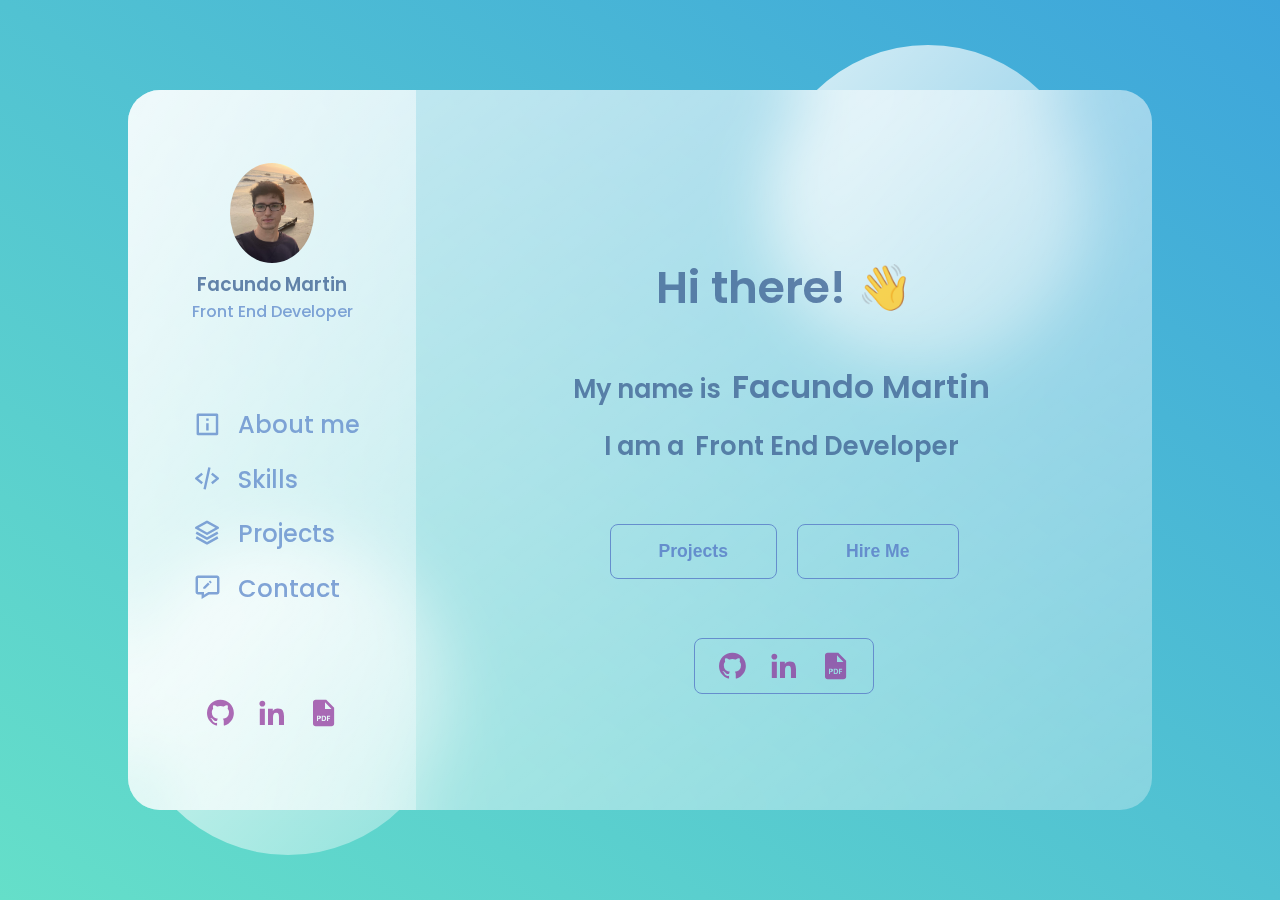
<file: index.html>
<!DOCTYPE html>
    <html lang="en" prefix="og: https://ogp.me/ns#">
    <head>
        <meta charset="UTF-8">
        <meta name="viewport" content="width=device-width, initial-scale=1.0">
        <meta name="image" property="og:image" content="https://facundomartin.io/assets/img/myportfoliolarge.png">
        
        

        <!--=============== FAVICON ===============-->
        <link rel="shortcut icon" href="assets/img/favicon.png" type="image/x-icon">

        <!--=============== BOXICONS ===============-->
        <link rel="stylesheet" href="https://cdn.jsdelivr.net/npm/boxicons@latest/css/boxicons.min.css">

        <!--=============== CSS ===============--> 
        <link rel="stylesheet" href="assets/css/styles.css">

        <title>Facundo Martin</title>
    </head>
    <body>
        <!--==================== HEADER ====================-->
       <main>
           <section class="glass">
               
                <div class="dashboard">
                    <div class="user">
                        <a href="https://www.facundomartin.io/"><img src="assets/img/avatar.png" class="avatar" alt=""></a>
                        <h3>Facundo Martin</h3>
                        <p>Front End Developer</p>
                    </div>

                    <div class="nav">
                        <ul>
                            <li><a href="aboutme.html" class="nav__link"><h2><i class='bx bx-info-square' ></i> About me</h2></a></li>
                            <li><a href="skills.html" class="nav__link"><h2><i class='bx bx-code-alt'></i> Skills</h2></a></li>
                            <li><a href="projects.html" class="nav__link"><h2><i class='bx bx-layer'></i> Projects</h2></a></li>
                            
                                <li><a href="contact.html" class="nav__link"><h2><i class='bx bx-message-edit' ></i>
                                    Contact</h2></a></li>
                                
                        </ul>
                    </div>

                    <div class="social__media">
                        <a href="https://github.com/Facundo-Martin" target="_blank" class="social__link"><i class='bx bxl-github'></i></a>
                        <a href="https://www.linkedin.com/in/facundo-martin-88637422b/" target="_blank" class="social__link"><i class='bx bxl-linkedin' ></i></a>
                        <a download="" href="assets/Facundo-Martin-Resume.pdf" class="social__link"><i class='bx bxs-file-pdf' ></i></a>
                    </div>
                </div>

                    

                <div class="content">
                    <div class="home__content">
                        <h1>Hi there! &#x1F44B;</h1>
                        <div class="my-info">
                        <h3 class="name">My name is <span>Facundo Martin</span></h3>
                        <h3 class="job-title">I am a <span>Front End Developer</span></h3>
                        </div>

                        <div class="home__buttons">
                        <a href="projects.html"><button>Projects</button></a>
                        <a href="https://www.linkedin.com/in/facundo-martin-88637422b/" target="_blank"><button>Hire Me</button></a>
                        </div>

                        <div class="social__media">
                            <a href="https://github.com/Facundo-Martin" target="_blank" class="social__link"><i class='bx bxl-github'></i></a>
                            <a href="https://www.linkedin.com/in/facundo-martin-88637422b/" target="_blank "class="social__link"><i class='bx bxl-linkedin' ></i></a>
                            <a download="" href="assets/Facundo-Martin-Resume.pdf" class="social__link"><i class='bx bxs-file-pdf' ></i></a>
                        </div>
                    </div>
                    
                </div>
                
                <div class="social__media"></div>
               
           </section>
       </main>
       <div class="circle1"></div>
       <div class="circle2"></div>
            <!--==================== HOME ====================-->
            
            
            <!--==================== CATEGORY ====================-->
            

            <!--==================== ABOUT ====================-->
            

        <!--==================== FOOTER ====================-->
        <footer class="footer section">
            
        </footer>
        
        <!--=============== MAIN JS ===============-->
        <script src="assets/js/main.js"></script>
    </body>
</html>
</file>
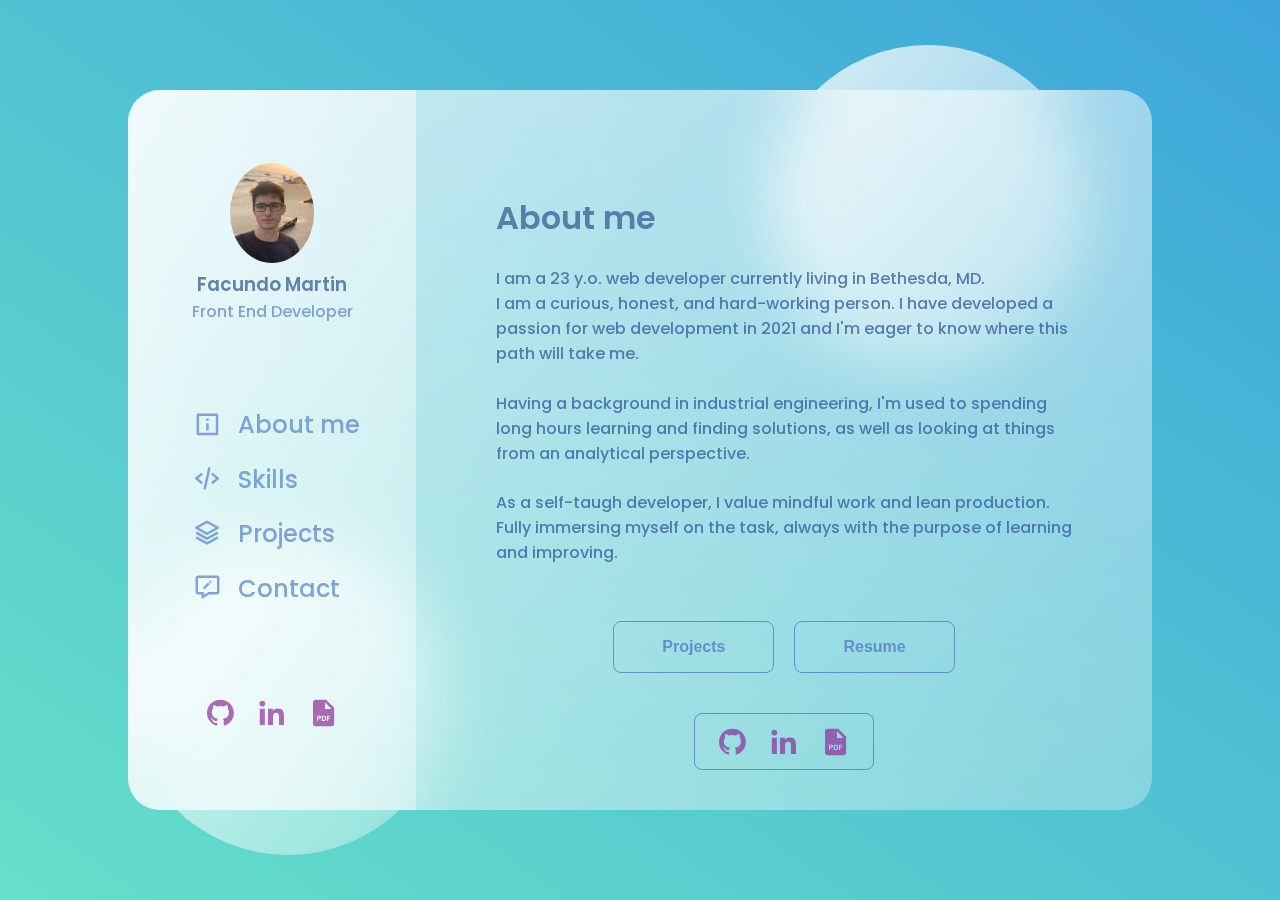
<file: aboutme.html>
<!DOCTYPE html>
    <html lang="en">
    <head>
        <meta charset="UTF-8">
        <meta name="viewport" content="width=device-width, initial-scale=1.0">

        <!--=============== FAVICON ===============-->
        <link rel="shortcut icon" href="assets/img/favicon.png" type="image/x-icon">

        <!--=============== BOXICONS ===============-->
        <link rel="stylesheet" href="https://cdn.jsdelivr.net/npm/boxicons@latest/css/boxicons.min.css">

        <!--=============== CSS ===============--> 
        <link rel="stylesheet" href="assets/css/styles.css">

        <title>Facundo Martin</title>
    </head>
    <body>
        <!--==================== HEADER ====================-->
       <main>
           <section class="glass">
               
                <div class="dashboard">
                    <div class="user">
                        <a href="https://www.facundomartin.io/"><img src="assets/img/avatar.png" class="avatar" alt=""></a>                       
                         <h3>Facundo Martin</h3>
                        <p>Front End Developer</p>
                    </div>

                    <div class="nav">
                        <ul>
                            <li><a href="aboutme.html" class="nav__link"><h2><i class='bx bx-info-square' ></i> About me</h2></a></li>
                            <li><a href="skills.html" class="nav__link"><h2><i class='bx bx-code-alt'></i> Skills</h2></a></li>
                            <li><a href="projects.html" class="nav__link"><h2><i class='bx bx-layer'></i> Projects</h2></a></li>
                            
                            <li><a href="contact.html" class="nav__link"><h2><i class='bx bx-message-edit' ></i>
                                Contact</h2></a></li>
                        </ul>
                    </div>

                    <div class="social__media">
                        <a href="https://github.com/Facundo-Martin" target="_blank" class="social__link"><i class='bx bxl-github'></i></a>
                        <a href="https://www.linkedin.com/in/facundo-martin-88637422b/" target="_blank" class="social__link"><i class='bx bxl-linkedin' ></i></a>
                        <a download="" href="assets/Facundo-Martin-Resume.pdf" class="social__link"><i class='bx bxs-file-pdf' ></i></a>
                    </div>
                </div>

                    

                <div class="content about__content">
                    <div class="about__title">
                        <h1>About me</h1>
                    </div>
                    <p class="about__info">I am a 23 y.o. web developer currently living in Bethesda, MD. <br>
                        I am a curious, honest, and hard-working person.
                    I have developed a passion for web development in 2021 and I'm eager to know where this path will take me.
                    </p>
                    
                    <p class="about__info">
                        Having a background in industrial engineering, I'm used to spending long hours learning and finding solutions, as well as looking at things from an analytical perspective.
                        
                    </p>
                    <p class="about__info">
                        As a self-taugh developer, I value mindful work and lean production. Fully immersing myself on the task, always with the purpose of learning and improving.<br>
                    </p>
                    <div class="about__buttons">
                        <a href="projects.html"><button>Projects</button></a>
                        <a href="https://facundo-martin.github.io/personal-resume/" target="_blank"><button>Resume</button></a>
                        </div>

                        <div class="social__media">
                            <a href="https://github.com/Facundo-Martin" target="_blank" class="social__link"><i class='bx bxl-github'></i></a>
                        <a href="https://www.linkedin.com/in/facundo-martin-88637422b/" target="_blank" class="social__link"><i class='bx bxl-linkedin' ></i></a>
                        <a download="" href="assets/Facundo-Martin-Resume.pdf" class="social__link"><i class='bx bxs-file-pdf' ></i></a>
                        </div>
                </div>
                
             
               
           </section>
       </main>
       <div class="circle1"></div>
       <div class="circle2"></div>
            <!--==================== HOME ====================-->
            
            
            <!--==================== CATEGORY ====================-->
            

            <!--==================== ABOUT ====================-->
            

        <!--==================== FOOTER ====================-->
        <footer class="footer section">
            
        </footer>
        
        <!--=============== MAIN JS ===============-->
        <script src="assets/js/main.js"></script>
    </body>
</html>
</file>
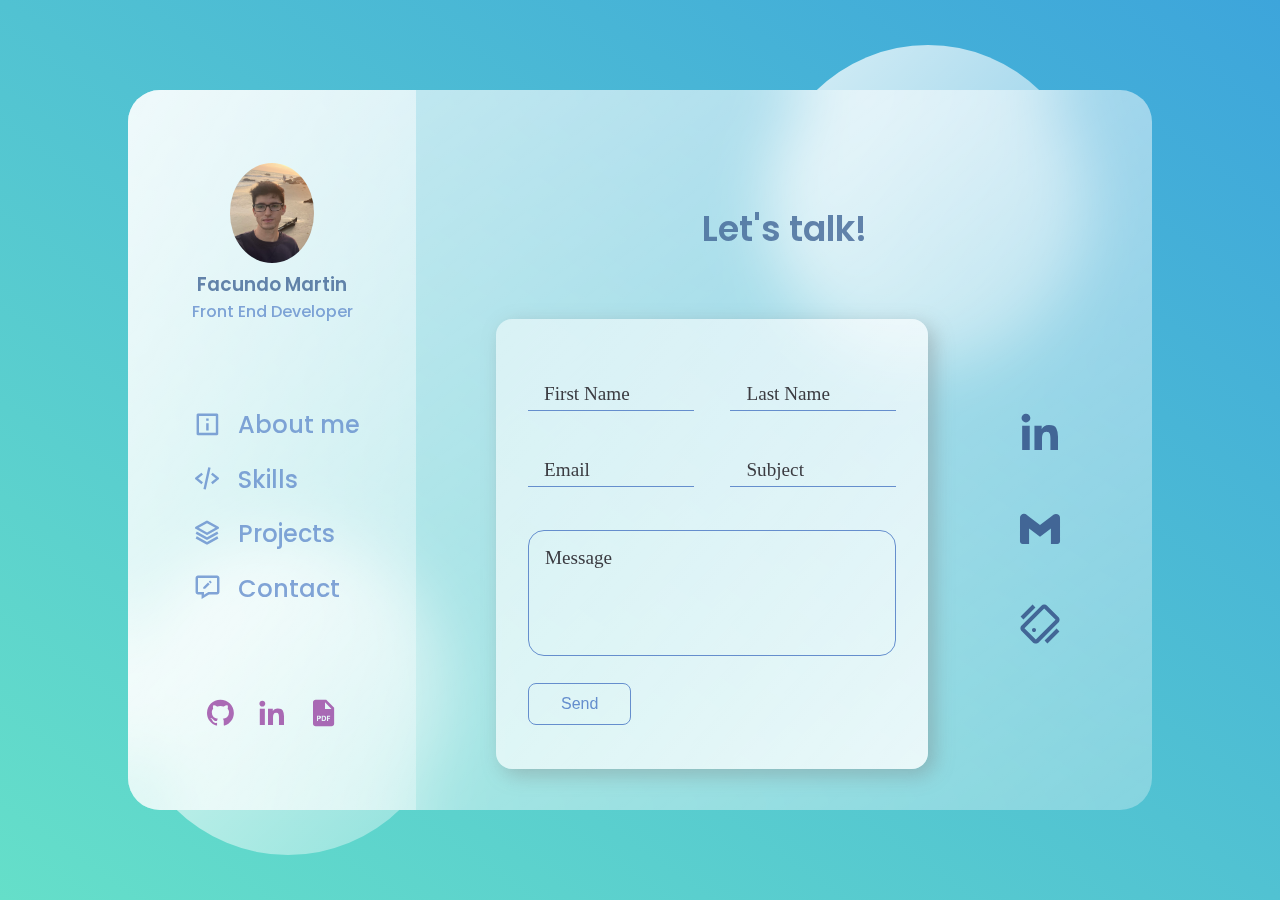
<file: contact.html>
<!DOCTYPE html>
    <html lang="en">
    <head>
        <meta charset="UTF-8">
        <meta name="viewport" content="width=device-width, initial-scale=1.0">

        <!--=============== FAVICON ===============-->
        <link rel="shortcut icon" href="assets/img/favicon.png" type="image/x-icon">

        <!--=============== BOXICONS ===============-->
        <link rel="stylesheet" href="https://cdn.jsdelivr.net/npm/boxicons@latest/css/boxicons.min.css">

        <!--=============== CSS ===============--> 
        <link rel="stylesheet" href="assets/css/styles.css">

        <title>Facundo Martin</title>
    </head>
    <body>
        <!--==================== HEADER ====================-->
       <main>
           <section class="glass skills__glass">
               
                <div class="dashboard">
                    <div class="user">
                        <a href="https://www.facundomartin.io/"><img src="assets/img/avatar.png" class="avatar" alt=""></a>
                        <h3>Facundo Martin</h3>
                        <p>Front End Developer</p>
                    </div>

                    <div class="nav">
                        <ul>
                            <li><a href="aboutme.html" class="nav__link"><h2><i class='bx bx-info-square' ></i> About me</h2></a></li>
                            <li><a href="skills.html" class="nav__link"><h2><i class='bx bx-code-alt'></i> Skills</h2></a></li>
                            <li><a href="projects.html" class="nav__link"><h2><i class='bx bx-layer'></i> Projects</h2></a></li>
                                <li><a href="contact.html" class="nav__link"><h2><i class='bx bx-message-edit' ></i>
                                    Contact</h2></a></li>
                                
                        </ul>
                    </div>

                    <div class="social__media">
                        <a href="https://github.com/Facundo-Martin" target="_blank" class="social__link"><i class='bx bxl-github'></i></a>
                        <a href="https://www.linkedin.com/in/facundo-martin-88637422b/" target="_blank" class="social__link"><i class='bx bxl-linkedin' ></i></a>
                        <a download="" href="assets/Facundo-Martin-Resume.pdf" class="social__link"><i class='bx bxs-file-pdf' ></i></a>
                    </div>
                </div>

                    

                <div class="content ">
                    <h1 class="contact__status">Let's talk!</h1>
                    <section class="contact" id="contact">
                    <div class="row">

                        <form name="contact" method="POST" netlify-honeypot="bot-field" data-netlify="true">
                            <input type="hidden" name="form-name" value="contact">
                            <p class="hidden">
                                <label>Don’t fill this out if you’re human: <input name="bot-field"/></label>
                              </p>

                            <input type="text" name="firstname" class="box" placeholder="First Name" required>
                            <input type="text" name="lastname" class="box" placeholder="Last Name" required>
                            <input type="text" name="email" class="box" placeholder="Email" required>
                            <input type="text" name="subject" class="box" placeholder="Subject" required>
                            <textarea type="text" name="message" id="" cols="10" rows="5" class="box message" placeholder="message" required></textarea>
                            <input type="submit" value="Send" class="btn">
                        </form>
                    </div>

                    <div class="contact__icons">
                        <a href="https://www.linkedin.com/in/facundo-martin-88637422b/" target="_blank" class="social__link"><i class='bx bxl-linkedin' ></i></a>
                        <a href = "mailto: facundomartin98@gmail.com"><i class='bx bxl-gmail'></i></a>
                        <a href="tel:(301) 204-5935"><i class='bx bx-mobile-vibration' ></i></a>
                        
                        <!-- <i class='bx bxl-linkedin-square' ></i> -->
                    </div>
                    </section>
                    </div>
                </div>
                   
                
                
               
           </section>
       </main>
       <div class="circle1"></div>
       <div class="circle2"></div>
            <!--==================== HOME ====================-->
            
            
            <!--==================== CATEGORY ====================-->
            

            <!--==================== ABOUT ====================-->
            

        <!--==================== FOOTER ====================-->
        <footer class="footer section">
            
        </footer>
        
        <!--=============== MAIN JS ===============-->
        <script src="assets/js/main.js"></script>
    </body>
</html>
</file>
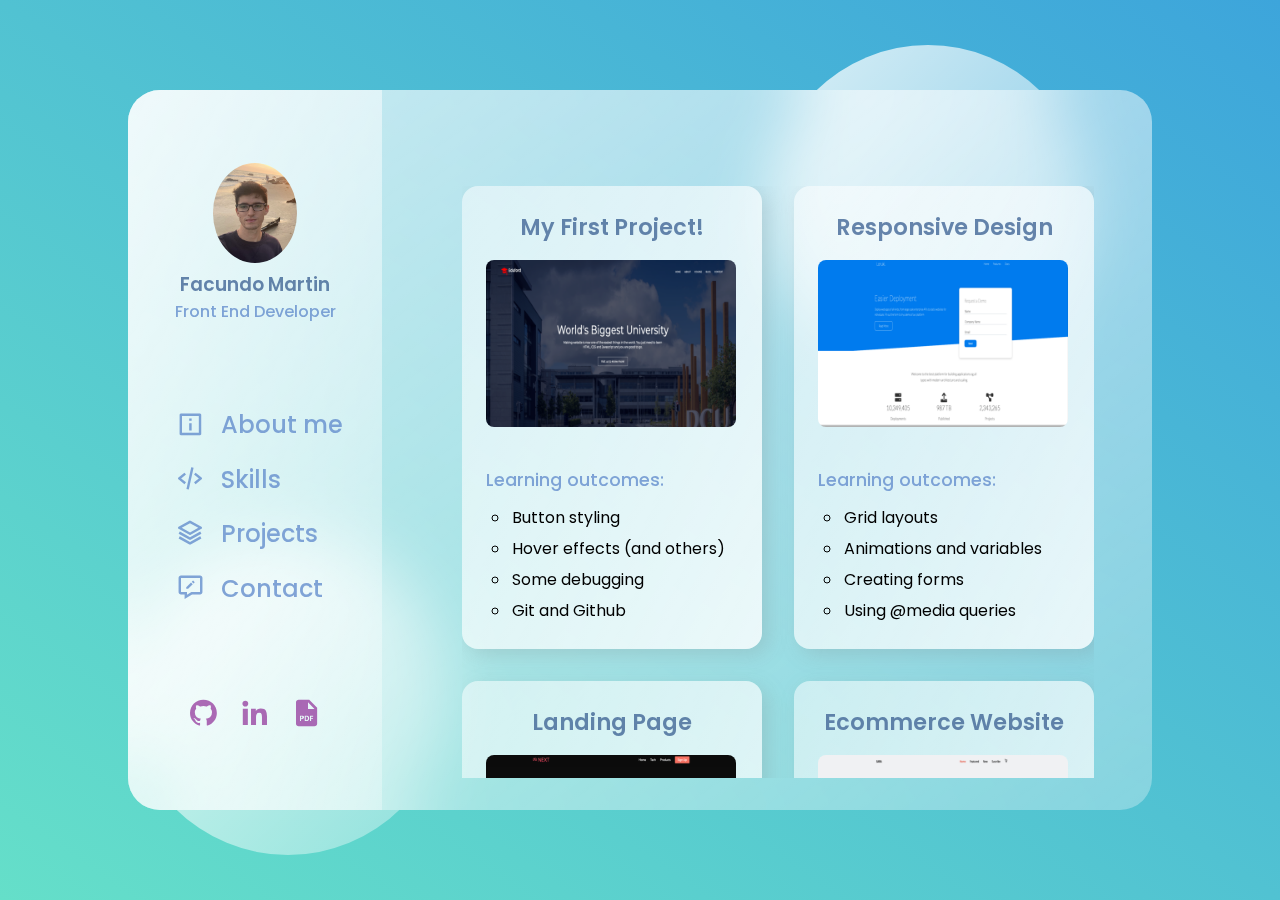
<file: projects.html>
<!DOCTYPE html>
    <html lang="en">
    <head>
        <meta charset="UTF-8">
        <meta name="viewport" content="width=device-width, initial-scale=1.0">

        <!--=============== FAVICON ===============-->
        <link rel="shortcut icon" href="assets/img/favicon.png" type="image/x-icon">

        <!--=============== BOXICONS ===============-->
        <link rel="stylesheet" href="https://cdn.jsdelivr.net/npm/boxicons@latest/css/boxicons.min.css">

        <!--=============== CSS ===============--> 
        <link rel="stylesheet" href="assets/css/styles.css">

        <title>Facundo Martin</title>
    </head>
    <body>
        <!--==================== HEADER ====================-->
       <main>
           <section class="glass">
               
                <div class="dashboard">
                    <div class="user">
                        <a href="https://www.facundomartin.io/"><img src="assets/img/avatar.png" class="avatar" alt=""></a>
                        <h3>Facundo Martin</h3>
                        <p>Front End Developer</p>
                    </div>

                    <div class="nav">
                        <ul>
                            <li><a href="aboutme.html" class="nav__link"><h2><i class='bx bx-info-square' ></i> About me</h2></a></li>
                            <li><a href="skills.html" class="nav__link"><h2><i class='bx bx-code-alt'></i> Skills</h2></a></li>
                            <li><a href="projects.html" class="nav__link"><h2><i class='bx bx-layer'></i> Projects</h2></a></li>
                            
                            <li><a href="contact.html" class="nav__link"><h2><i class='bx bx-message-edit' ></i>
                            Contact</h2></a></li>
                        </ul>
                    </div>

                    <div class="social__media">
                        <a href="https://github.com/Facundo-Martin" target="_blank" class="social__link"><i class='bx bxl-github'></i></a>
                        <a href="https://www.linkedin.com/in/facundo-martin-88637422b/" target="_blank" class="social__link"><i class='bx bxl-linkedin' ></i></a>
                        <a download="" href="assets/Facundo-Martin-Resume.pdf" class="social__link"><i class='bx bxs-file-pdf' ></i></a>
                    </div>
                </div>

                    

                <div class="content project__content">
                    <!-- <h1 class="projects__title">Projects</h1> -->
                    <div class="cards bd-grid">
                        
                        <div class="project__card">
                            <h3>My First Project!</h3>
                            <a href="https://facundo-martin.github.io/FirstProject/" target="_blank"><img src="assets/img/myfirstproject.png" alt=""></a>
                            <div class="card-info">
                                
                                <p>Learning outcomes:</p>
                                <ul>
                                    <li>Button styling</li>
                                    <li>Hover effects (and others)</li>
                                    <!-- <li>Reusing flex layouts</li> -->
                                    <li>Some debugging</li>
                                    <li>Git and Github</li>
                                </ul>
                        </div>
                    </div>
                    <div class="project__card">
                        <h3>Responsive Design</h3>
                        <a href="https://wonderful-wilson-f98143.netlify.app/" target="_blank"><img src="assets/img/responsivewebsite.png" alt=""></a>
                        <div class="card-info">
                            
                            <p>Learning outcomes:</p>
                            <ul>
                                <li>Grid layouts</li>
                                <li>Animations and variables</li>
                                <li>Creating forms</li>
                                <li>Using @media queries</li>
                                <!-- <li>VSCode Tips & Tricks</li> -->
                            </ul>
                    </div>
                </div>
                <div class="project__card">
                    <h3>Landing Page</h3>
                    <a href="https://facundo-martin.github.io/FourthHokageIMeanProject/" target="_blank"><img src="assets/img/landingpage.png" alt=""></a>
                    <div class="card-info">
                        
                        <p>Learning outcomes:</p>
                        <ul>
                            <li>Using linear gradients <br> for text & buttons</li>
                            <li>Creating simple cards</li>
                            <li>More hover effects</li>
                            <li>Testing grid and flexbox</li>
                        </ul>
                </div>
            </div>
            <div class="project__card">
                <h3>Ecommerce Website</h3>
                <a href="https://facundo-martin.github.io/FifthProject/" target="_blank"><img src="assets/img/responsiveecommerce.png" alt=""></a>
                <div class="card-info">
                    
                    <p>Learning outcomes:</p>
                    <ul>
                        <li>Building mobile-first</li>
                        <li>More media queries &#x1F605;</li>
                        <li>JavaScript animations</li>
                        <li>The importance of having <br>a good methodology</li>
                    </ul>
            </div>
        </div>
            <div class="project__card">
                <h3>Responsive food site</h3>
                <a href="https://facundo-martin.github.io/SixthProject/" target="_blank"><img src="assets/img/responsivefoodsite.png" alt=""></a>
                <div class="card-info">
                    
                    <p>Learning outcomes:</p>
                    <ul>
                        <li>Building mobile-first</li>
                        <li>More js animations</li>
                        <li>Light/Dark mode</li>
                        <li>Improving design skills</li>
                        
                    </ul>
            </div>
        </div>
            <div class="project__card">
                <h3>My Portfolio!</h3>
                <a href="https://www.facundomartin.io/" target="_blank"><img src="assets/img/myportfolio.png" alt=""></a>
                <div class="card-info">
                    
                    <p>Learning outcomes:</p>
                    <ul>
                        <li>Patience... (obviously)</li>
                        <li>Applying all my knowledge</li>
                        <li>Glassmorphism design</li>
                        <li>Resourcefulness &#x1F4AF;</li>
                    </ul>
            </div>
        </div>
                </div>
                
            
               
           </section>
       </main>
       <div class="circle1"></div>
       <div class="circle2"></div>
            <!--==================== HOME ====================-->
            
            
            <!--==================== CATEGORY ====================-->
            

            <!--==================== ABOUT ====================-->
            

        <!--==================== FOOTER ====================-->
        <footer class="footer section">
            
        </footer>
        
        <!--=============== MAIN JS ===============-->
        <script src="assets/js/main.js"></script>
    </body>
</html>
</file>
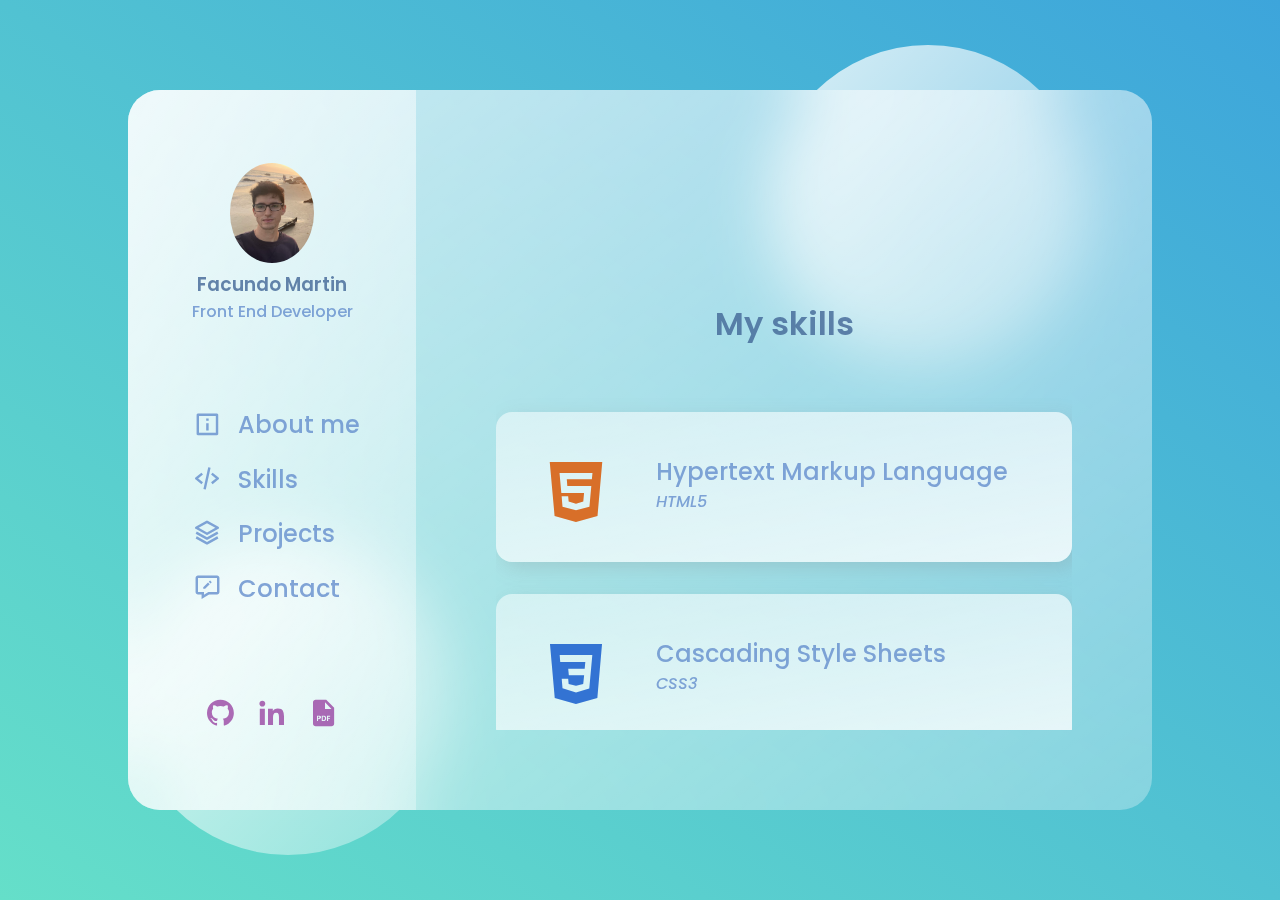
<file: skills.html>
<!DOCTYPE html>
    <html lang="en">
    <head>
        <meta charset="UTF-8">
        <meta name="viewport" content="width=device-width, initial-scale=1.0">

        <!--=============== FAVICON ===============-->
        <link rel="shortcut icon" href="assets/img/favicon.png" type="image/x-icon">

        <!--=============== BOXICONS ===============-->
        <link rel="stylesheet" href="https://cdn.jsdelivr.net/npm/boxicons@latest/css/boxicons.min.css">

        <!--=============== CSS ===============--> 
        <link rel="stylesheet" href="assets/css/styles.css">

        <title>Facundo Martin</title>
    </head>
    <body>
        <!--==================== HEADER ====================-->
       <main>
           <section class="glass">
               
                <div class="dashboard skills__dashboard">
                    <div class="user">
                        <a href="https://www.facundomartin.io/"><img src="assets/img/avatar.png" class="avatar" alt=""></a>
                        <h3>Facundo Martin</h3>
                        <p>Front End Developer</p>
                    </div>

                    <div class="nav">
                        <ul>
                            <li><a href="aboutme.html" class="nav__link"><h2><i class='bx bx-info-square' ></i> About me</h2></a></li>
                            <li><a href="skills.html" class="nav__link"><h2><i class='bx bx-code-alt'></i> Skills</h2></a></li>
                            <li><a href="projects.html" class="nav__link"><h2><i class='bx bx-layer'></i> Projects</h2></a></li>
                            
                                <li><a href="contact.html" class="nav__link"><h2><i class='bx bx-message-edit' ></i>
                                    Contact</h2></a></li>
                        </ul>
                    </div>

                    <div class="social__media">
                        <a href="https://github.com/Facundo-Martin" target="_blank" class="social__link"><i class='bx bxl-github'></i></a>
                        <a href="https://www.linkedin.com/in/facundo-martin-88637422b/" target="_blank" class="social__link"><i class='bx bxl-linkedin' ></i></a>
                        <a download="" href="assets/Facundo-Martin-Resume.pdf" class="social__link"><i class='bx bxs-file-pdf' ></i></a>
                    </div>
                </div>

                    

                <div class="content skills__content">
                    <div>
                        <h1 class="skills__title">My skills</h1>
                        <div class="disclaimer">
                        
                        </div>
                    </div>

                    <div class="cards">
                        <div class="card">
                            <i class='bx bxl-html5 html__icon' ></i>
                            <div class="card-info card-html">
                                <h2>Hypertext Markup Language</h2>
                                <p><em>HTML5</em></p>
                                <!-- <div class="progress"></div> -->
                            </div>
                            <!-- <h2 class="percentage">80%</h2> -->
                        </div>

                        <div class="card">
                            <i class='bx bxl-css3 css__icon'></i>
                            <div class="card-info card-css">
                                <h2>Cascading Style Sheets   </h2>
                                <p><em>CSS3</em></p>
                                <!-- <div class="progress"></div> -->
                            </div>
                            <!-- <h2 class="percentage">65%</h2> -->
                        </div>

                        <div class="card">
                            <i class='bx bxl-javascript js__icon'></i>
                            <div class="card-info card-js">
                                <h2>JavaScript</h2>
                                <p><em>ES6</em></p>
                                <!-- <div class="progress"></div> -->
                            </div>
                            <!-- <h2 class="percentage">40%</h2> -->
                        </div>

                        <!-- <div class="card">
                            <i class='bx bxl-react react__icon'></i>
                            <div class="card-react">
                                <h2>React</h2>
                                <p><em>React.js</em></p>
                                <!-- <div class="progress"></div> -->
                            <!-- </div>
                            <h2 class="percentage react-percentage">In progress</h2>
                        </div>  -->

                        <div class="card">
                            <img src="assets/img/naruto1.png" class="naruto" alt="">
                            <div class="card-info card-enthusiasm">
                                <h2>Enthusiasm</h2>
                                 <!-- <p><em>and determination</em></p> -->
                                <!-- <div class="progress"></div>  -->
                            </div>
                            <!-- <h2 class="percentage">100%</h2> -->
                        </div>
                    </div>
                </div>
                
               
               
           </section>
       </main>
       <div class="circle1"></div>
       <div class="circle2"></div>
            <!--==================== HOME ====================-->
            
            
            <!--==================== CATEGORY ====================-->
            

            <!--==================== ABOUT ====================-->
            

        <!--==================== FOOTER ====================-->
        <footer class="footer section">
            
        </footer>
        
        <!--=============== MAIN JS ===============-->
        <script src="assets/js/main.js"></script>
    </body>
</html>
</file>
<file: assets/css/styles.css>
/*=============== GOOGLE FONTS ===============*/
@import url("https://fonts.googleapis.com/css2?family=Poppins:wght@400;500;600&display=swap");

/* ============= Variables CSS ============ */
/* :root {
  --normal-font-size: 0.938rem;
  --small-font-size: 0.875rem;
  --smaller-font-size: 0.813rem;
} */

* {
  margin: 0;
  padding: 0;
  box-sizing: border-box;
}
html {
  scroll-behavior: smooth;
}
ul {
  list-style-type: none;
}
li {
  display: flex;
  padding: 0.3rem 0;
}
a {
  text-decoration: none;
}
i {
  padding: 0.5rem;
}
h1 {
  color: #426696;
  font-weight: 600;
  font-size: 2rem;
  opacity: 0.8;
}

h2,
p {
  color: #658ecd;
  font-weight: 500;
  opacity: 0.8;
}
h3 {
  color: #426696;
  font-weight: 600;
  opacity: 0.8;
}
img {
  max-height: 100px;
}

.hidden {
  visibility: hidden;
  height: 0;
}
/*=============== GLASS ===============*/
main {
  min-height: 100vh;
  font-family: "Poppins", sans-serif;
  background: linear-gradient(to right top, #65dfc9, #3da5db);
  display: flex;
  align-items: center;
  justify-content: center;
}

section.glass{
  overflow: hidden;
}

section.glass .dashboard{
  min-width: 254px;
}
.glass {
  background: white;
  min-height: 80vh;
  width: 60%;
  background: linear-gradient(
    to right bottom,
    rgba(255, 255, 255, 0.7),
    rgba(255, 255, 255, 0.3)
  );
  border-radius: 2rem;
  z-index: 2;
  backdrop-filter: blur(2rem);
  display: flex;
  
}

.circle1,
.circle2 {
  background: white;
  background: linear-gradient(
    to right bottom,
    rgba(255, 255, 255, 0.8),
    rgba(255, 255, 255, 0.3)
  );
  height: 20rem;
  width: 20rem;
  position: absolute;
  border-radius: 50%;
}

.circle1 {
  top: 5%;
  right: 15%;
}

.circle2 {
  bottom: 5%;
  left: 10%;
}

/*=============== DASHBOARD ===============*/
.dashboard {
  display: flex;
  flex: 1;
  flex-direction: column;
  align-items: center;
  justify-content: space-evenly;
  text-align: center;
  background: linear-gradient(
    to right bottom,
    rgba(255, 255, 255, 0.7),
    rgba(255, 255, 255, 0.3)
  );
}

.dashboard .avatar {
  border-radius: 100%;
}
.dashboard i {
  font-size: 1.8rem;
}

.link {
  display: flex;
  margin: 1.5rem 0rem;
  align-items: center;
}

.link h2 {
  padding: 0 2rem;
}

.nav__link h2 {
  display: flex;
  align-items: center;
  gap: 0.5rem;
}

.nav h2:hover {
  color: #8e2c97;
}
/*=============== SOCIAL LINKS ===============*/
/* I didn't like this one lol */
/* .social__media {
  background: linear-gradient(to right top, #cae6e0, #e9d1f1);
  opacity: 0.7;
  border-radius: 1rem;
  padding: 0.3rem 1rem;
} */

.social__media i {
  font-size: 2rem;
  color: #8e2c97;
  opacity: 0.7;
}

/*=============== CONTENT ===============*/
.content {
  flex: 2;
}

.status {
  margin-bottom: 3rem;
}

.content {
  display: flex;
  flex-direction: column;
  justify-content: space-evenly;
  margin: 5rem;
}

.card {
  display: flex;
  background: linear-gradient(
    to left top,
    rgba(255, 255, 255, 0.8),
    rgba(255, 255, 255, 0.5)
  );
  border-radius: 1rem;
  margin: 2rem 0;
  padding: 2rem;
  box-shadow: 6px 6px 20px rgba(122, 122, 122, 0.212);
  justify-content: space-between;
}

.progress {
  background: linear-gradient(to right top, #65dfc9, #3da5db);
  width: 100%;
  height: 25%;
  border-radius: 1rem;
  position: relative;
  overflow: hidden;
}

.progress::after {
  content: "";
  width: 100%;
  height: 100%;
  background: rgb(236, 236, 236);
  position: absolute;
  left: 60%;
}

.card-info {
  display: flex;
  flex-direction: column;
  justify-content: space-between;
}

.percentage {
  font-weight: bold;
  background: linear-gradient(to right top, #65dfc9, #3da5db);
  -webkit-background-clip: text;
  -webkit-text-fill-color: transparent;
}

/*=============== HOME ===============*/
.home__content {
  min-height: 60vh;
  display: flex;
  flex-direction: column;
  align-items: center;
  justify-content: space-evenly;
}

.home__content h1 {
  margin-top: 3rem;
  font-size: 2.8rem;
}

.home__content .my-info h3 {
  margin-top: 1rem;
  font-size: 1.6rem;
}

.home__content h3 {
  font-size: 1.5rem;
  margin: 1rem auto;
}

.home__content .my-info {
  text-align: center;
}

.home__content .name span {
  font-size: 2rem;
  margin: auto 0.3rem;
}

.home__content .job-title span {
  font-size: 1.6rem;
  margin: auto 0.3rem;
}

.home__content a button {
  color: #658ecd;
  font-size: 1rem;
  border: 1px solid #658ecd;
  padding: 1rem 3rem;
  background: transparent;
  cursor: pointer;
  position: relative;
  border-radius: 8px;
  margin: 1rem 0.5rem;
  font-weight: 600;
  font-size: 1.1rem;
}

.home__content .social__media {
  border: 1px solid #658ecd;
  border-radius: 0.5rem;
  padding: 0.2rem 0.8rem;
  margin-top: 1rem;
}

.home__content button:hover {
  color: #13438b;
  border-color: #13438b;
}
/*=============== ABOUT ME ===============*/
.about__content {
  display: flex;
  flex-direction: column;
  justify-content: space-evenly;
  margin-bottom: 1rem;
}

.about__content p {
  color: #39619e;
}
.about__buttons {
  text-align: center;
  margin-top: 2rem;
  margin-bottom: 1rem;
}

.about__content a button {
  color: #658ecd;
  font-size: 1rem;
  border: 1px solid #658ecd;
  padding: 1rem 3rem;
  background: transparent;
  cursor: pointer;
  position: relative;
  border-radius: 8px;
  margin: 0 0.5rem;
  font-weight: 600;
}

.about__content .social__media {
  border: 1px solid #658ecd;
  border-radius: 0.5rem;
  padding: 0.2rem 0.8rem;
  align-self: center;
}

.about__content button:hover {
  color: #13438b;
  border-color: #13438b;
}

/*=============== SKILLS ===============*/
.glass {
  max-height: 80vh;
 
}
.skills__content .cards{
  margin-top: 2rem;
  overflow-x: hidden;
  overflow-y: scroll;
  height: 500px;
}
.skills__content {
  margin-top: auto;
  padding-top: 5rem;
}

.skills__title {
  text-align: center;
  margin-top: 2rem;
}

/* cards */
.skills__content .card {
  display: flex;
  justify-content: start;
  gap: 2rem;
}
.skills__content i {
  font-size: 5rem;
}
.html__icon {
  color: #d86f29;
}

.css__icon {
  color: #3373d3;
}

.js__icon {
  color: #cbda4d;
}

.react__icon {
  color: #49bfee;
}
.naruto {
  width: 50px;
  height: 100px;
  margin-left: 1.8rem;
  margin-right: 2rem;
}

.card {
  height: 150px;
}
.card-info {
  min-width: 342px;
  justify-content: start;
  margin-top: 0.6rem;
}

/* Progress bars */
.card-html .progress::after {
  left: 80%;
}
.card-css .progress::after {
  left: 65%;
}
.card-js .progress::after {
  left: 40%;
}
.card-react .progress::after {
  left: 5%;
}
.card-enthusiasm .progress::after {
  left: 100%;
}

/*=============== PROJECTS ===============*/
.project__content {
  margin: 2rem 5rem;
}

.project__content .bd-grid {
  margin-top: 4rem;
  column-gap: 2rem;
  row-gap: 2rem;
}

.bd-grid {
  display: grid;
  grid-template-columns: repeat(2, 1fr);
  overflow-y: scroll;
  overflow-x: hidden;
}

.project__card {
  display: flex;
  flex-direction: column;
  background: linear-gradient(
    to left top,
    rgba(255, 255, 255, 0.8),
    rgba(255, 255, 255, 0.5)
  );
  max-width: 300px;
  border-radius: 1rem;
  padding: 1.5rem;
  box-shadow: 6px 6px 20px rgba(122, 122, 122, 0.212);
}

.project__card h3 {
  text-align: center;
  font-size: 1.4rem;
  margin-bottom: 1rem;
}

.project__card p {
  font-size: 1.1rem;
}

.project__card img {
  max-height: 200px;
  max-width: 250px;
  align-self: center;
  border-radius: 0.5rem;
  margin-bottom: 1.5rem;
}

.project__content .card-info ul {
  list-style-type: circle !important;
  padding-left: 1.5rem;
  margin-top: 0.5rem;
}

.project__card li {
  padding: 2px;
  margin-top: 2px;
  display: list-item;
}
/*=============== CONTACT ===============*/
.contact__status {
  text-align: center;
  font-size: 2.2rem;
  margin-top: 2rem;
}
.contact .row {
  display: flex;
  justify-content: space-between;
  padding-top: 4rem;
}

section .contact {
  display: flex;
  align-items: center;
  justify-content: space-between;
}

.contact .row form {
  background: linear-gradient(
    to left top,
    rgba(255, 255, 255, 0.8),
    rgba(255, 255, 255, 0.5)
  );
  box-shadow: 6px 6px 20px rgba(122, 122, 122, 0.4);
  border-radius: 1rem;
  display: flex;
  justify-content: space-between;
  padding: 1rem 2rem;
  flex-wrap: wrap;
  height: 50vh;
  width: 100%;
  margin-right: 2rem;
}

.contact .row form .box {
  background: transparent;
  box-shadow: 1 1rem 2rem rgba(0, 0, 0, 0.2);
  border: none;
  border-bottom: 1px solid #658ecd;
  padding: 0 1rem;
  margin-top: 1rem;
  height: 2rem;
  outline: none;
  width: 45%;
  font-family: "Times New Roman", Times, serif;
  font-size: 1.2rem;
  color: #4b4b52;
  text-transform: none;
}

.contact .row form .box::placeholder {
  text-transform: capitalize;
  font-family: "Times New Roman", Times, serif;
  font-size: 1.2rem;
  color: #3b3b41;
}

.contact .row form .message {
  padding: 1rem;
  height: 15rem;
  resize: none;
  width: 100%;
  height: 30%;
  border: 1px solid #658ecd;
  border-radius: 1rem;
}

.btn {
  color: #658ecd;
  font-size: 1rem;
  border: 1px solid #658ecd;
  padding: 0.5rem 2rem;
  background: transparent;
  cursor: pointer;
  position: relative;
  border-radius: 8px;
  font-weight: 400;
  height: 10%;
}

/* icons */
.contact__icons {
  display: flex;
  flex-direction: column;
  align-items: center;
  justify-content: center;
  margin-left: 3rem;
}

.contact__icons i {
  font-size: 3rem;
  color: #426696;
  margin-top: 2rem;
}

.contact__icons i:hover {
  color: #1e1385;
}

/* --normal-font-size: 0.938rem;
--small-font-size: 0.875rem;
--smaller-font-size: 0.813rem; */

@media screen and (max-width: 1550px){
  .glass {
    width: 80%;
}
  .skills__content .cards{
    height: 350px;
  }
}
</file>
